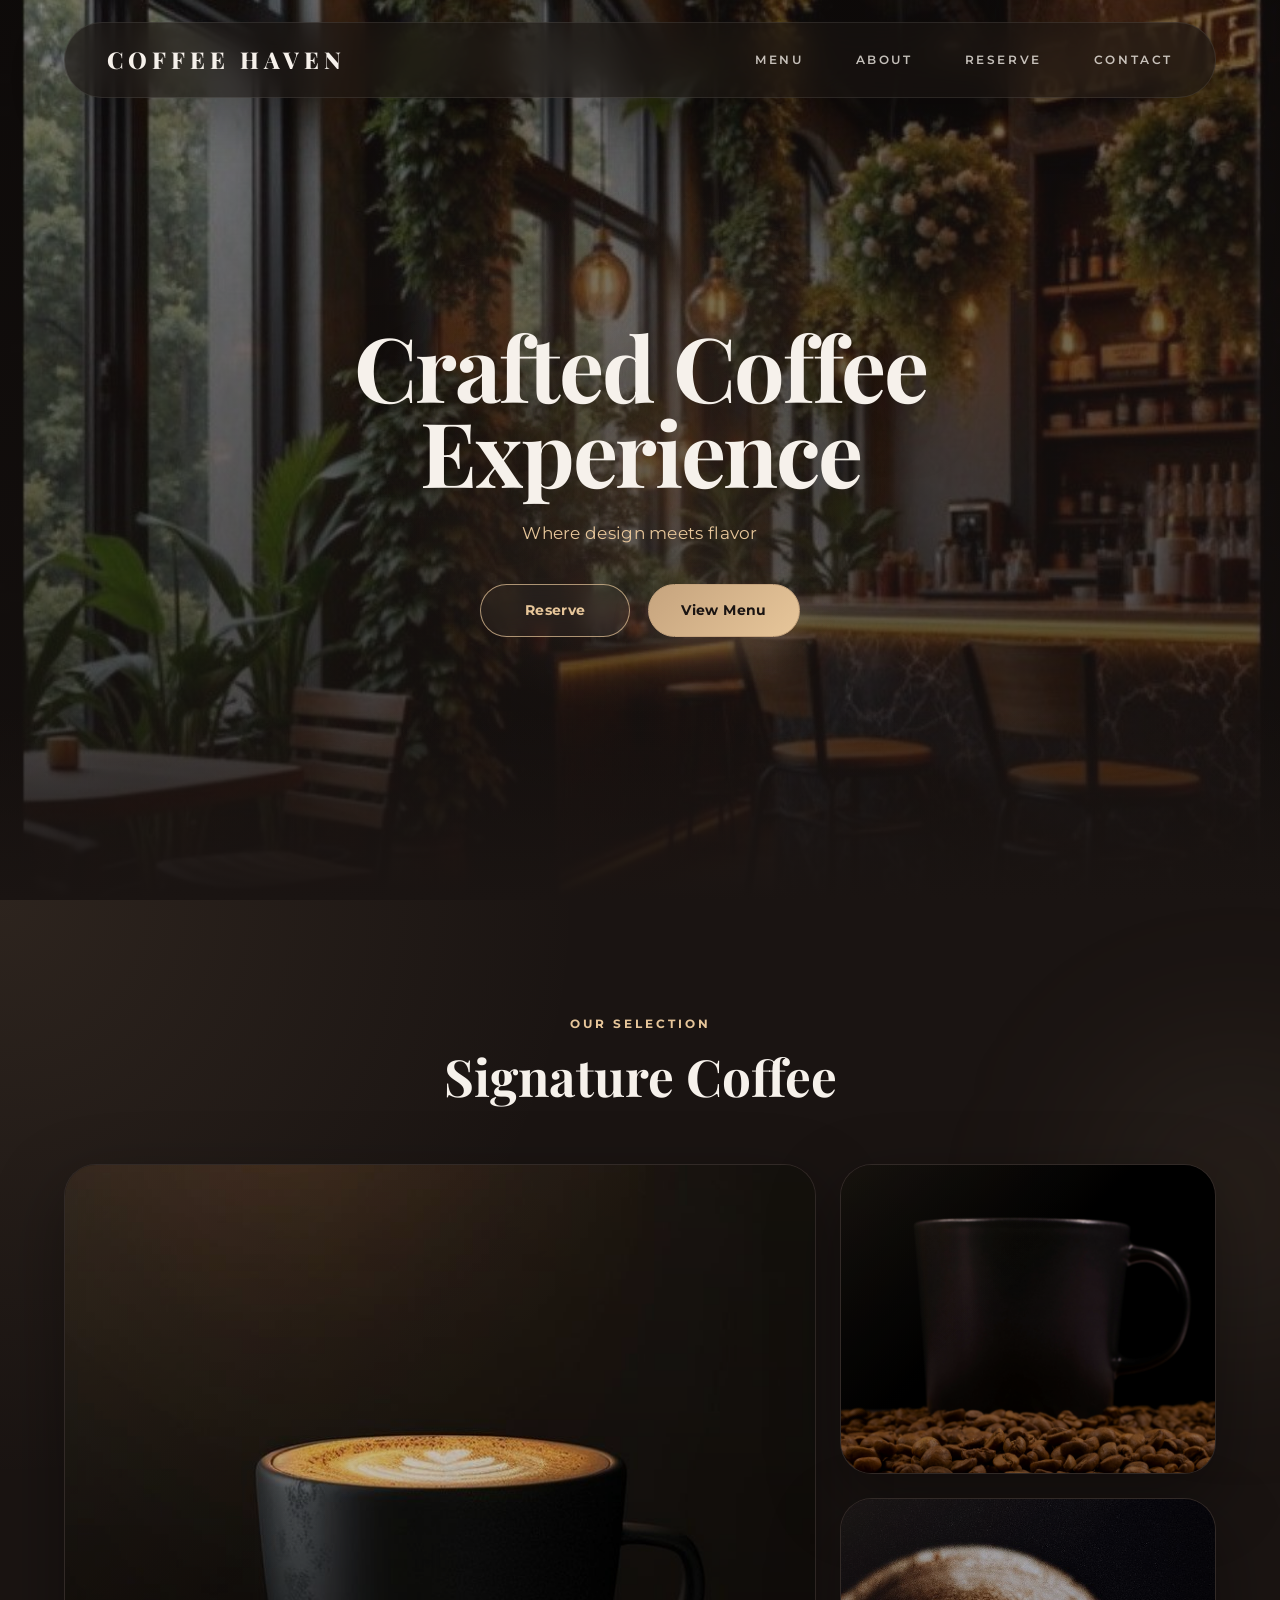
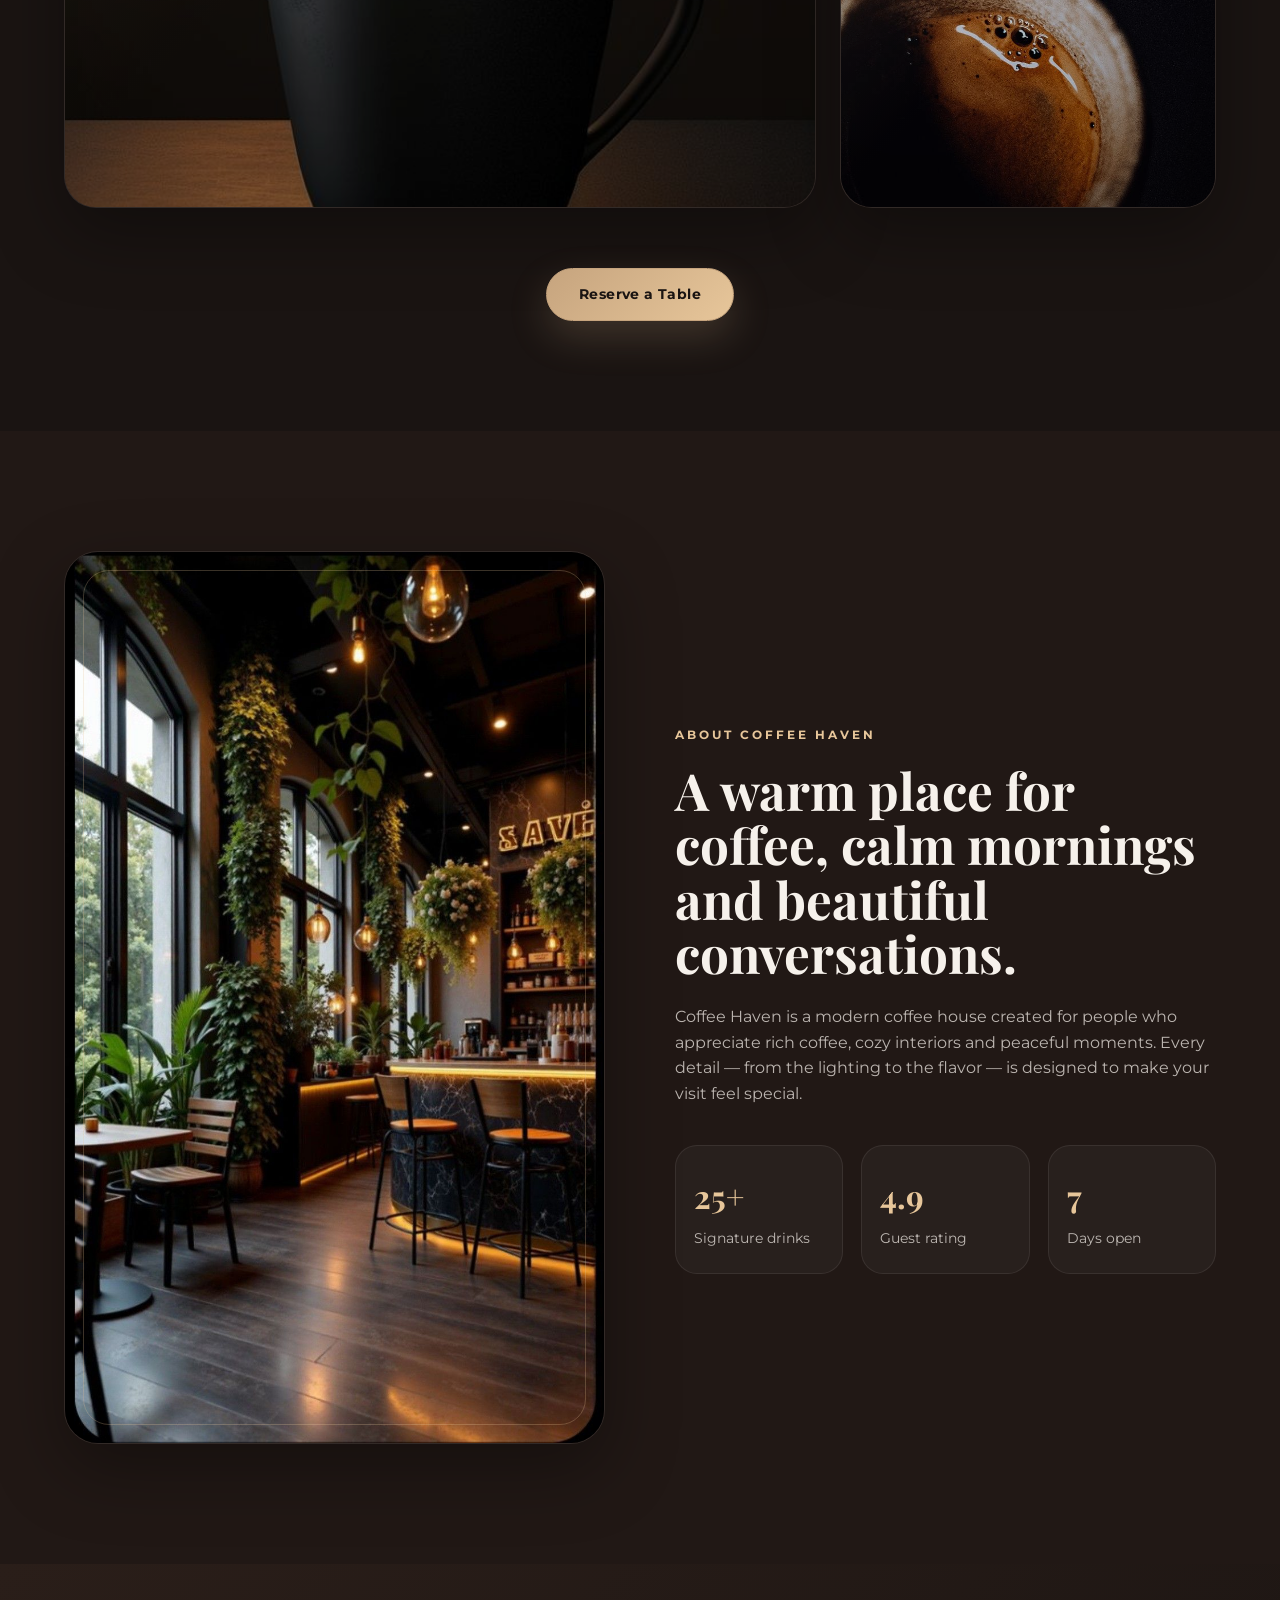
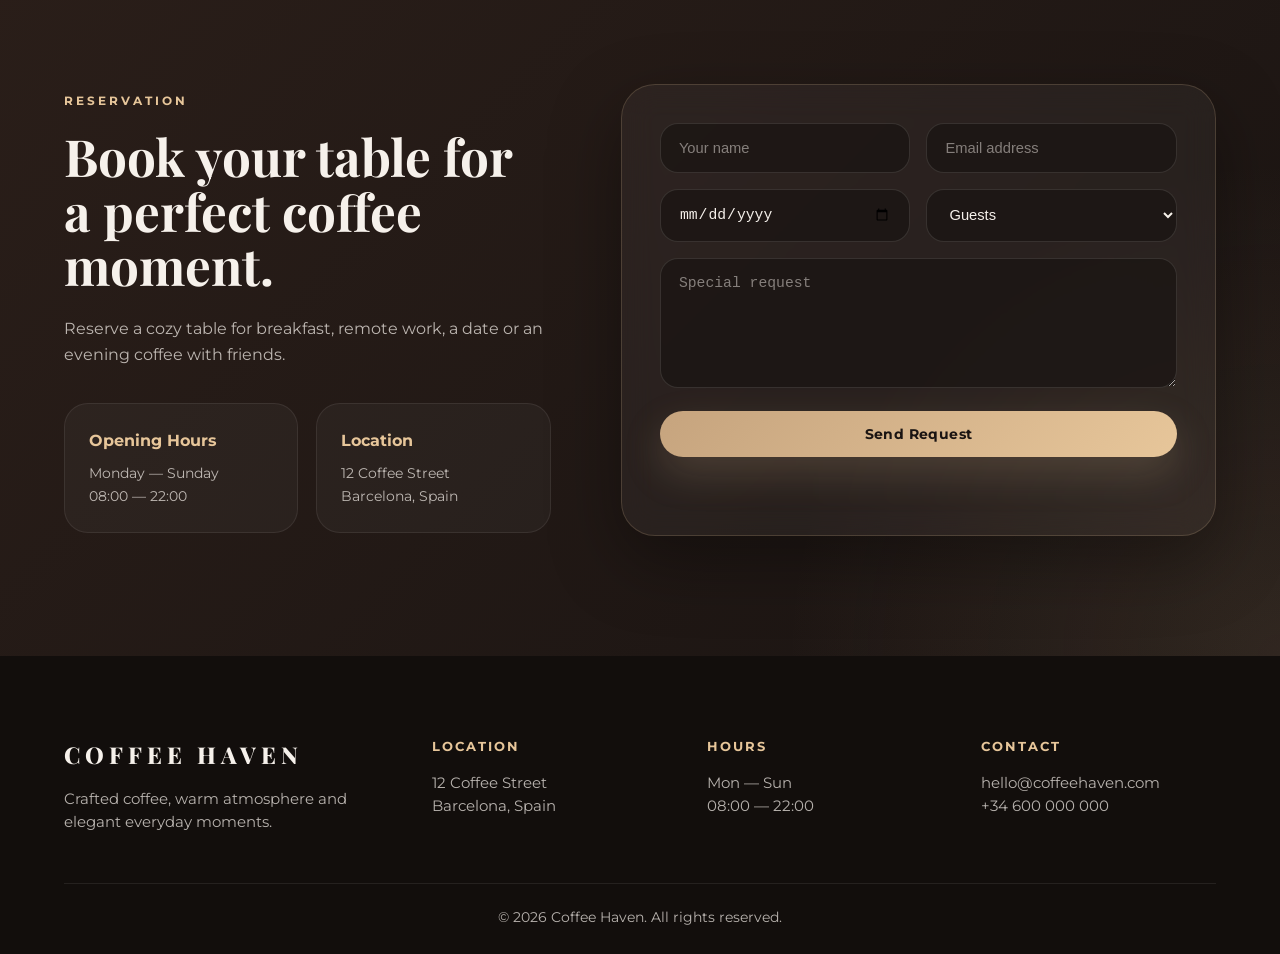
<file: index.html>
<!DOCTYPE html>
<html lang="en">
<head>
    <meta charset="UTF-8">
    <meta name="viewport" content="width=device-width, initial-scale=1.0">
    <title>Coffee Haven | Home</title>
    <link href="https://fonts.googleapis.com/css2?family=Montserrat:wght@300;400;700&family=Playfair+Display:wght@700&display=swap" rel="stylesheet">
    <link rel="stylesheet" href="css/styles.css">
</head>
<body>
    <nav class="navbar">
    <div class="nav-container">
        <div class="logo">COFFEE HAVEN</div>

        <button class="nav-burger" aria-label="Open navigation menu">
    <span></span>
    <span></span>
    <span></span>
</button>

        <div class="nav-links">
    <a href="menu.html">Menu</a>
    <a href="#about">About</a>
    <a href="#reserve">Reserve</a>
    <a href="#contact">Contact</a>
</div>
    </div>
</nav>


<section class="hero">
    <div class="hero-overlay"></div>

    <div class="hero-content">
        <h1>Crafted Coffee Experience</h1>
        <p>Where design meets flavor</p>

        <div class="hero-buttons">
            <a href="#reserve"  class="btn-outline">Reserve</a>
            <a href="menu.html"  class="btn-gold">View Menu</a>
        </div>
    </div>
</section>
<section class="menu-preview" id="menu">
    <div class="container">

        <div class="section-header">
            <span>Our Selection</span>
            <h2>Signature Coffee</h2>
        </div>

        <div class="menu-layout">

            <div class="menu-big">
                <img src="images/latte.jpg" alt="">
            </div>

            <div class="menu-small">
                <img src="images/pexels-enginakyurt-9899791.jpg">
            </div>

            <div class="menu-small">
                <img src="images/espresso.jpg" alt="">
            </div>

        </div>

        <div class="menu-cta">
            <a href="#reserve" class="btn-gold">
                Reserve a Table
            </a>
        </div>

    </div>
</section>
<!-- ABOUT SECTION -->
<section class="about-section" id="about">
    <div class="container about-container">

        <div class="about-image">
            <img src="images/hero2.jpg" alt="Coffee shop interior">
        </div>

        <div class="about-content">
            <span>About Coffee Haven</span>
            <h2>A warm place for coffee, calm mornings and beautiful conversations.</h2>

            <p>
                Coffee Haven is a modern coffee house created for people who appreciate
                rich coffee, cozy interiors and peaceful moments. Every detail — from
                the lighting to the flavor — is designed to make your visit feel special.
            </p>

            <div class="about-features">
                <div>
                    <strong>25+</strong>
                    <p>Signature drinks</p>
                </div>

                <div>
                    <strong>4.9</strong>
                    <p>Guest rating</p>
                </div>

                <div>
                    <strong>7</strong>
                    <p>Days open</p>
                </div>
            </div>
        </div>

    </div>
</section>


<!-- RESERVE SECTION -->
<section class="reserve-section" id="reserve">
    <div class="container reserve-container">

        <div class="reserve-content">
            <span>Reservation</span>
            <h2>Book your table for a perfect coffee moment.</h2>

            <p>
                Reserve a cozy table for breakfast, remote work, a date or an evening
                coffee with friends.
            </p>

            <div class="reserve-details">
                <div>
                    <strong>Opening Hours</strong>
                    <p>Monday — Sunday<br>08:00 — 22:00</p>
                </div>

                <div>
                    <strong>Location</strong>
                    <p>12 Coffee Street<br>Barcelona, Spain</p>
                </div>
            </div>
        </div>

        <form class="reserve-form">
            <div class="form-row">
                <input type="text" placeholder="Your name" required>
                <input type="email" placeholder="Email address" required>
            </div>

            <div class="form-row">
                <input type="date" required>

                <select required>
                    <option value="">Guests</option>
                    <option value="1">1 guest</option>
                    <option value="2">2 guests</option>
                    <option value="3">3 guests</option>
                    <option value="4">4 guests</option>
                    <option value="5">5+ guests</option>
                </select>
            </div>

            <textarea placeholder="Special request"></textarea>

            <button type="submit" class="btn-gold form-button">
                Send Request
            </button>
        </form>

    </div>
</section>


<!-- CONTACT SECTION -->
<footer class="contact-section" id="contact">
    <div class="container contact-container">

        <div class="contact-brand">
            <div class="logo">COFFEE HAVEN</div>
            <p>
                Crafted coffee, warm atmosphere and elegant everyday moments.
            </p>
        </div>

        <div class="contact-column">
            <h3>Location</h3>
            <p>12 Coffee Street<br>Barcelona, Spain</p>
        </div>

        <div class="contact-column">
            <h3>Hours</h3>
            <p>Mon — Sun<br>08:00 — 22:00</p>
        </div>

        <div class="contact-column">
            <h3>Contact</h3>
            <p>hello@coffeehaven.com<br>+34 600 000 000</p>
        </div>

    </div>

    <div class="footer-bottom">
        <p>© 2026 Coffee Haven. All rights reserved.</p>
    </div>
</footer>


    <script src="js/main.js"></script>
</body>
</html>
</file>
<file: css/styles.css>
:root {
    --dark: #1A1412;
    --dark-soft: #211815;
    --brown: #2A1E19;
    --gold: #C6A47E;
    --gold-light: #E7C69A;
    --cream: #F6F1EB;
    --muted: rgba(246, 241, 235, 0.72);
    --border: rgba(255, 255, 255, 0.1);
    --shadow: 0 25px 70px rgba(0, 0, 0, 0.35);
}

* {
    margin: 0;
    padding: 0;
    box-sizing: border-box;
}

html {
    scroll-behavior: smooth;
}

body {
    font-family: 'Montserrat', sans-serif;
    background: var(--dark);
    color: var(--cream);
    line-height: 1.6;
    overflow-x: hidden;
}

img {
    display: block;
    width: 100%;
}

a {
    color: inherit;
    text-decoration: none;
}

/* NAVBAR */
.navbar {
    position: fixed;
    top: 22px;
    left: 0;
    width: 100%;
    display: flex;
    justify-content: center;
    z-index: 1000;
    padding: 0;
}

.nav-container {
    width: 90%;
    max-width: 1200px;
    min-height: 76px;
    display: flex;
    justify-content: space-between;
    align-items: center;

    padding: 0 42px;

    background: rgba(26, 20, 18, 0.6);
    backdrop-filter: blur(18px);
    -webkit-backdrop-filter: blur(18px);

    border-radius: 999px;
    border: 1px solid rgba(255, 255, 255, 0.09);

    box-shadow: 0 18px 55px rgba(0, 0, 0, 0.28);
}

.logo {
    font-family: 'Playfair Display', serif;
    font-size: 1.45rem;
    font-weight: 800;
    letter-spacing: 5px;
    color: var(--cream);
    white-space: nowrap;
}

.nav-links {
    display: flex;
    align-items: center;
    gap: 52px;
}

.nav-links a {
    position: relative;

    text-decoration: none;
    color: rgba(246, 241, 235, 0.78);

    font-size: 0.78rem;
    font-weight: 600;
    letter-spacing: 2.6px;
    text-transform: uppercase;

    transition: color 0.3s ease, opacity 0.3s ease;
}

.nav-links a::after {
    content: "";
    position: absolute;
    left: 50%;
    bottom: -9px;

    width: 0;
    height: 1px;

    background: var(--gold-light);
    transform: translateX(-50%);
    transition: width 0.3s ease;
}

.nav-links a:hover {
    color: var(--gold-light);
    opacity: 1;
}

.nav-links a:hover::after {
    width: 100%;
}


/* HERO */
.hero {
    position: relative;
    min-height: 100vh;
    background: url('../images/hero2.jpg') center / cover no-repeat;

    display: flex;
    align-items: center;
    justify-content: center;

    overflow: hidden;
    padding: 150px 24px 90px;
}

/* основной затемняющий слой */
.hero-overlay {
    position: absolute;
    inset: 0;
    z-index: 1;

    background:
        radial-gradient(
            circle at center,
            rgba(198, 164, 126, 0.14),
            transparent 34%
        ),
        linear-gradient(
            rgba(26, 20, 18, 0.52),
            rgba(26, 20, 18, 0.78)
        );
}

/* мягкий переход в следующую секцию */
.hero::after {
    content: "";
    position: absolute;
    left: 0;
    right: 0;
    bottom: 0;

    height: 190px;
    z-index: 1;

    background: linear-gradient(
        to bottom,
        transparent,
        var(--dark)
    );

    pointer-events: none;
}

/* тонкий световой акцент */
.hero::before {
    content: "";
    position: absolute;
    width: 520px;
    height: 520px;
    z-index: 1;

    background: rgba(198, 164, 126, 0.08);
    filter: blur(90px);
    border-radius: 50%;

    top: 50%;
    left: 50%;
    transform: translate(-50%, -50%);

    pointer-events: none;
}

.hero-content {
    position: relative;
    z-index: 2;

    max-width: 920px;
    padding: 0 24px;

    text-align: center;
}

.hero h1 {
    font-family: 'Playfair Display', serif;
    font-size: clamp(3.2rem, 7vw, 6.4rem);
    line-height: 0.95;
    letter-spacing: -2px;

    margin-bottom: 26px;

    color: var(--cream);
    text-shadow: 0 20px 60px rgba(0, 0, 0, 0.45);
}

.hero p {
    max-width: 620px;

    margin: 0 auto 38px;

    color: var(--gold-light);
    font-size: 1.08rem;
    font-weight: 400;
    letter-spacing: 0.3px;
}

.hero-buttons {
    display: flex;
    justify-content: center;
    align-items: center;
    gap: 18px;
    flex-wrap: wrap;
}
/* COMMON */
.container {
    width: 90%;
    max-width: 1200px;
    margin: 0 auto;
}

/* SECTION HEADER */
.section-header {
    max-width: 700px;
    margin: 0 auto 60px;
    text-align: center;
}

.section-header span {
    display: inline-block;
    margin-bottom: 16px;

    color: var(--gold-light);
    font-size: 0.78rem;
    font-weight: 700;
    letter-spacing: 3px;
    text-transform: uppercase;
}

.section-header h2 {
    font-family: 'Playfair Display', serif;
    font-size: clamp(2.5rem, 4vw, 4.2rem);
    line-height: 1.05;
    color: var(--cream);
}

/* BUTTONS */
.btn-outline,
.btn-gold {
   position: relative;
   isolation: isolate;
   display: inline-flex;
   align-items: center;
   justify-content: center;
   min-width: 150px;
   padding: 14px 32px;
   border-radius: 999px;
   overflow: hidden;
   font-size: 0.9rem;
   font-weight: 700;
   letter-spacing: 0.4px;
   text-decoration: none;
   cursor: pointer;
   transition: 
   transform 0.35s ease,
   box-shadow 0.35s ease,
   border-color 0.35s ease,
        color 0.35s ease;
}
/* общий эффект заполнения */
.btn-outline::before,
.btn-gold::before {
    content: "";
    position: absolute;
    inset: 0;
    z-index: -1;

    transform: translateX(-105%);
    transition: transform 0.45s ease;
}

.btn-outline:hover::before,
.btn-gold:hover::before {
    transform: translateX(0);
}

/* прозрачная кнопка */
.btn-outline {
    border: 1px solid rgba(231, 198, 154, 0.7);
    color: var(--gold-light);
    background: rgba(255, 255, 255, 0.03);

    backdrop-filter: blur(10px);
    -webkit-backdrop-filter: blur(10px);
}

.btn-outline::before {
    background: rgba(198, 164, 126, 0.16);
}

.btn-outline:hover {
    color: var(--cream);
    border-color: var(--gold-light);
    transform: translateY(-4px);
    box-shadow: 0 18px 45px rgba(0, 0, 0, 0.24);
}

/* золотая кнопка */
.btn-gold {
    border: 1px solid var(--gold);
    background: linear-gradient(135deg, var(--gold), var(--gold-light));
    color: var(--dark);

    box-shadow: 0 16px 38px rgba(198, 164, 126, 0.22);
}

.btn-gold::before {
    background: linear-gradient(135deg, var(--cream), var(--gold-light));
}

.btn-gold:hover {
    transform: translateY(-4px);
    box-shadow: 0 22px 55px rgba(198, 164, 126, 0.28);
}

/* MENU PREVIEW */
.menu-preview {
    position: relative;
    padding: 110px 0;
    background:
        radial-gradient(
            circle at top left,
            rgba(198, 164, 126, 0.11),
            transparent 34%
        ),
        var(--dark);
}

.menu-preview::before {
    content: "";
    position: absolute;
    top: 12%;
    right: -120px;

    width: 320px;
    height: 320px;

    background: rgba(198, 164, 126, 0.07);
    filter: blur(80px);
    border-radius: 50%;

    pointer-events: none;
}

/* сетка фотографий */
.menu-layout {
    position: relative;
    z-index: 2;

    display: grid;
    grid-template-columns: 2fr 1fr;
    grid-template-rows: 310px 310px;
    gap: 24px;
}

/* общие стили для больших и маленьких фото */
.menu-big,
.menu-small {
    position: relative;
    overflow: hidden;

    border-radius: 32px;
    background: var(--dark-soft);

    border: 1px solid rgba(255, 255, 255, 0.08);
    box-shadow: var(--shadow);

    cursor: pointer;
}

/* большая карточка занимает две строки */
.menu-big {
    grid-row: span 2;
}

/* фото внутри карточек */
.menu-layout img {
    width: 100%;
    height: 100%;
    object-fit: cover;

    transform: scale(1.01);
    transition:
        transform 0.8s ease,
        filter 0.8s ease;
}

/* затемнение поверх фото */
.menu-big::after,
.menu-small::after {
    content: "";
    position: absolute;
    inset: 0;

    background:
        linear-gradient(
            to top,
            rgba(0, 0, 0, 0.46),
            rgba(0, 0, 0, 0.08)
        ),
        linear-gradient(
            135deg,
            rgba(198, 164, 126, 0.15),
            transparent 45%
        );

    opacity: 0.85;
    transition: opacity 0.4s ease;
}

/* тонкая внутренняя рамка */
.menu-big::before,
.menu-small::before {
    content: "";
    position: absolute;
    inset: 18px;

    border: 1px solid rgba(231, 198, 154, 0.22);
    border-radius: 24px;

    z-index: 2;
    opacity: 0;
    transition: opacity 0.4s ease;

    pointer-events: none;
}

/* hover */
.menu-big:hover img,
.menu-small:hover img {
    transform: scale(1.08);
    filter: saturate(1.08) contrast(1.03);
}

.menu-big:hover::after,
.menu-small:hover::after {
    opacity: 1;
}

.menu-big:hover::before,
.menu-small:hover::before {
    opacity: 1;
}

/* кнопка под меню */
.menu-cta {
    position: relative;
    z-index: 2;

    text-align: center;
    margin-top: 60px;
}
/* ABOUT SECTION */
.about-section {
    padding: 120px 0;
    background: var(--dark-soft);
}

.about-container {
    display: grid;
    grid-template-columns: 1fr 1fr;
    gap: 70px;
    align-items: center;
}

.about-image {
    position: relative;
    min-height: 540px;
    overflow: hidden;

    border-radius: 34px;
    border: 1px solid rgba(255, 255, 255, 0.08);

    box-shadow: var(--shadow);
}

.about-image img {
    height: 100%;
    min-height: 540px;
    object-fit: cover;
}

.about-image::after {
    content: "";
    position: absolute;
    inset: 18px;

    border: 1px solid rgba(231, 198, 154, 0.25);
    border-radius: 26px;

    pointer-events: none;
}

.about-content span,
.reserve-content span {
    display: inline-block;
    margin-bottom: 18px;

    color: var(--gold-light);
    font-size: 0.78rem;
    font-weight: 700;
    letter-spacing: 3px;
    text-transform: uppercase;
}

.about-content h2,
.reserve-content h2 {
    margin-bottom: 24px;

    font-family: 'Playfair Display', serif;
    font-size: clamp(2.4rem, 4vw, 4.2rem);
    line-height: 1.06;
    color: var(--cream);
}

.about-content p,
.reserve-content p {
    color: var(--muted);
}

.about-features {
    display: grid;
    grid-template-columns: repeat(3, 1fr);
    gap: 18px;

    margin-top: 38px;
}

.about-features div {
    padding: 24px 18px;

    border-radius: 22px;
    border: 1px solid rgba(255, 255, 255, 0.08);

    background: rgba(255, 255, 255, 0.035);
}

.about-features strong {
    display: block;
    margin-bottom: 6px;

    font-family: 'Playfair Display', serif;
    font-size: 2rem;
    color: var(--gold-light);
}

.about-features p {
    margin: 0;
    font-size: 0.86rem;
}


/* RESERVE SECTION */
.reserve-section {
    padding: 120px 0;

    background:
        radial-gradient(
            circle at bottom right,
            rgba(198, 164, 126, 0.13),
            transparent 34%
        ),
        linear-gradient(
            135deg,
            var(--brown),
            var(--dark)
        );
}

.reserve-container {
    display: grid;
    grid-template-columns: 0.9fr 1.1fr;
    gap: 70px;
    align-items: center;
}

.reserve-details {
    display: grid;
    grid-template-columns: 1fr 1fr;
    gap: 18px;

    margin-top: 36px;
}

.reserve-details div {
    padding: 24px;

    border-radius: 24px;
    border: 1px solid rgba(255, 255, 255, 0.08);

    background: rgba(255, 255, 255, 0.035);
}

.reserve-details strong {
    display: block;
    margin-bottom: 8px;

    color: var(--gold-light);
}

.reserve-details p {
    margin: 0;
    font-size: 0.9rem;
}

.reserve-form {
    padding: 38px;

    border-radius: 34px;
    border: 1px solid rgba(231, 198, 154, 0.18);

    background: rgba(255, 255, 255, 0.045);
    box-shadow: var(--shadow);

    backdrop-filter: blur(16px);
    -webkit-backdrop-filter: blur(16px);
}

.form-row {
    display: grid;
    grid-template-columns: 1fr 1fr;
    gap: 16px;
}

.reserve-form input,
.reserve-form select,
.reserve-form textarea {
    width: 100%;
    margin-bottom: 16px;
    padding: 16px 18px;

    border-radius: 18px;
    border: 1px solid rgba(246, 241, 235, 0.12);

    outline: none;

    background: rgba(26, 20, 18, 0.72);
    color: var(--cream);

    font-size: 0.92rem;

    transition: border-color 0.3s ease, box-shadow 0.3s ease;
}

.reserve-form input::placeholder,
.reserve-form textarea::placeholder {
    color: rgba(246, 241, 235, 0.48);
}

.reserve-form input:focus,
.reserve-form select:focus,
.reserve-form textarea:focus {
    border-color: rgba(231, 198, 154, 0.65);
    box-shadow: 0 0 0 4px rgba(198, 164, 126, 0.1);
}

.reserve-form textarea {
    min-height: 130px;
    resize: vertical;
}

.form-button {
    width: 100%;
    border: none;
    font-family: 'Montserrat', sans-serif;
}


/* CONTACT SECTION */
.contact-section {
    padding: 80px 0 26px;
    background: #120E0C;
}

.contact-container {
    display: grid;
    grid-template-columns: 1.4fr 1fr 1fr 1fr;
    gap: 40px;
}

.contact-brand p,
.contact-column p {
    margin-top: 14px;

    color: var(--muted);
    font-size: 0.92rem;
}

.contact-column h3 {
    margin-bottom: 14px;

    color: var(--gold-light);
    font-size: 0.84rem;
    font-weight: 700;
    letter-spacing: 2px;
    text-transform: uppercase;
}

.footer-bottom {
    width: 90%;
    max-width: 1200px;

    margin: 48px auto 0;
    padding-top: 22px;

    border-top: 1px solid rgba(255, 255, 255, 0.08);

    text-align: center;
}

.footer-bottom p {
    color: var(--muted);
    font-size: 0.88rem;
}
/* MENU PAGE HERO */
.menu-page-hero {
    position: relative;
    min-height: 72vh;

    display: flex;
    align-items: center;
    justify-content: center;

    padding: 150px 24px 90px;

    background: url('../images/hero2.jpg') center / cover no-repeat;
    overflow: hidden;
}

.menu-page-overlay {
    position: absolute;
    inset: 0;

    background:
        radial-gradient(
            circle at center,
            rgba(198, 164, 126, 0.16),
            transparent 34%
        ),
        linear-gradient(
            rgba(26, 20, 18, 0.56),
            rgba(26, 20, 18, 0.86)
        );

    z-index: 1;
}

.menu-page-hero::after {
    content: "";
    position: absolute;
    left: 0;
    right: 0;
    bottom: 0;

    height: 160px;

    background: linear-gradient(
        to bottom,
        transparent,
        var(--dark)
    );

    z-index: 1;
    pointer-events: none;
}

.menu-page-content {
    position: relative;
    z-index: 2;

    max-width: 880px;
    text-align: center;
}

.menu-page-content span {
    display: inline-block;
    margin-bottom: 18px;

    color: var(--gold-light);
    font-size: 0.78rem;
    font-weight: 700;
    letter-spacing: 3px;
    text-transform: uppercase;
}

.menu-page-content h1 {
    margin-bottom: 26px;

    font-family: 'Playfair Display', serif;
    font-size: clamp(3rem, 6vw, 5.6rem);
    line-height: 0.98;
    letter-spacing: -2px;

    color: var(--cream);
    text-shadow: 0 20px 60px rgba(0, 0, 0, 0.45);
}

.menu-page-content p {
    max-width: 680px;
    margin: 0 auto;

    color: var(--muted);
    font-size: 1.05rem;
}


/* FULL MENU SECTION */
.full-menu-section {
    position: relative;
    padding: 110px 0 120px;

    background:
        radial-gradient(
            circle at top left,
            rgba(198, 164, 126, 0.1),
            transparent 34%
        ),
        var(--dark);
}

/* плавность для категорий меню */
.menu-category {
    transition:
        opacity 0.35s ease,
        transform 0.35s ease;
}

/* промежуточное состояние перед скрытием */
.menu-category.is-hiding {
    opacity: 0;
    transform: translateY(20px);
}

/* полностью скрытый блок */
.menu-category.hidden {
    display: none;
}
.menu-category-title {
    display: flex;
    align-items: center;
    gap: 20px;

    margin-bottom: 34px;
}

.menu-category-title span {
    display: inline-flex;
    align-items: center;
    justify-content: center;

    width: 46px;
    height: 46px;

    border-radius: 50%;
    border: 1px solid rgba(231, 198, 154, 0.35);

    color: var(--gold-light);
    font-size: 0.8rem;
    font-weight: 700;
}

.menu-category-title h3 {
    font-family: 'Playfair Display', serif;
    font-size: clamp(2.1rem, 3vw, 3.2rem);
    color: var(--cream);
}

.full-menu-grid {
    display: grid;
    grid-template-columns: repeat(3, 1fr);
    gap: 28px;
}

.full-menu-card {
    overflow: hidden;

    border-radius: 32px;
    border: 1px solid rgba(255, 255, 255, 0.08);

    background: rgba(255, 255, 255, 0.035);
    box-shadow: var(--shadow);

    transition:
        transform 0.35s ease,
        border-color 0.35s ease,
        background 0.35s ease;
}

.full-menu-card:hover {
    transform: translateY(-8px);
    border-color: rgba(231, 198, 154, 0.35);
    background: rgba(255, 255, 255, 0.055);
}

.full-menu-card img {
    height: 270px;
    object-fit: cover;

    transition:
        transform 0.75s ease,
        filter 0.75s ease;
}

.full-menu-card:hover img {
    transform: scale(1.08);
    filter: saturate(1.08) contrast(1.03);
}

.full-menu-info {
    display: flex;
    justify-content: space-between;
    gap: 18px;

    padding: 24px;
}

.full-menu-info h4 {
    margin-bottom: 8px;

    font-family: 'Playfair Display', serif;
    font-size: 1.45rem;
    line-height: 1.05;

    color: var(--cream);
}

.full-menu-info p {
    color: var(--muted);
    font-size: 0.88rem;
}

.full-menu-info strong {
    flex-shrink: 0;

    display: inline-flex;
    align-items: center;
    justify-content: center;

    height: 38px;
    padding: 0 14px;

    border-radius: 999px;

    background: rgba(198, 164, 126, 0.14);
    color: var(--gold-light);

    font-size: 0.9rem;
}


/* MENU CTA */
.menu-page-cta {
    max-width: 760px;

    margin: 30px auto 0;
    padding: 54px 36px;

    text-align: center;

    border-radius: 34px;
    border: 1px solid rgba(231, 198, 154, 0.18);

    background:
        radial-gradient(
            circle at top,
            rgba(198, 164, 126, 0.16),
            transparent 45%
        ),
        rgba(255, 255, 255, 0.045);

    box-shadow: var(--shadow);
}

.menu-page-cta h2 {
    margin-bottom: 16px;

    font-family: 'Playfair Display', serif;
    font-size: clamp(2.1rem, 3vw, 3.4rem);
    line-height: 1.05;
}

.menu-page-cta p {
    max-width: 520px;
    margin: 0 auto 28px;

    color: var(--muted);
}
/* JS STATES */

/* navbar после прокрутки */
.navbar.scrolled {
    top: 10px;
}

.navbar.scrolled .nav-container {
    background: rgba(26, 20, 18, 0.88);
    box-shadow: 0 22px 65px rgba(0, 0, 0, 0.38);
}

/* активная ссылка в меню */
.nav-links a.active {
    color: var(--gold-light);
}

.nav-links a.active::after {
    width: 100%;
}

/* плавное появление блоков */
.reveal {
    opacity: 0;
    transform: translateY(34px);
    transition: opacity 0.8s ease, transform 0.8s ease;
}

.reveal.active {
    opacity: 1;
    transform: translateY(0);
}

/* сообщение под формой */
.form-message {
    margin-top: 16px;
    min-height: 24px;
    text-align: center;
    color: var(--gold-light);
    font-size: 0.9rem;
}

.form-message.error {
    color: #ffb4a8;
}
/* MENU FILTER */
.menu-filter {
    display: flex;
    justify-content: center;
    gap: 14px;
    flex-wrap: wrap;

    margin: -25px 0 70px;
}

.menu-filter button {
    position: relative;
    overflow: hidden;

    padding: 13px 24px;

    border-radius: 999px;
    border: 1px solid rgba(231, 198, 154, 0.35);

    background: rgba(255, 255, 255, 0.035);
    color: var(--gold-light);

    font-family: 'Montserrat', sans-serif;
    font-size: 0.82rem;
    font-weight: 700;
    letter-spacing: 1.5px;
    text-transform: uppercase;

    cursor: pointer;

    transition:
        background 0.3s ease,
        color 0.3s ease,
        transform 0.3s ease,
        box-shadow 0.3s ease,
        border-color 0.3s ease;
}

.menu-filter button:hover {
    transform: translateY(-3px);
    border-color: var(--gold-light);
    background: rgba(198, 164, 126, 0.13);
    box-shadow: 0 14px 35px rgba(0, 0, 0, 0.22);
}

.menu-filter button.active {
    background: linear-gradient(135deg, var(--gold), var(--gold-light));
    color: var(--dark);
    border-color: var(--gold);
    box-shadow: 0 18px 42px rgba(198, 164, 126, 0.2);
}

/* состояние скрытой категории */
.menu-category.hidden {
    display: none;
}
/* MOBILE NAVIGATION */
.nav-burger {
    display: none;

    width: 38px;
    height: 30px;

    border: none;
    background: transparent;

    cursor: pointer;
    z-index: 1001;
}

.nav-burger span {
    display: block;

    width: 100%;
    height: 2px;

    margin: 7px 0;

    background: var(--cream);
    border-radius: 999px;

    transition:
        transform 0.3s ease,
        opacity 0.3s ease,
        background 0.3s ease;
}

.nav-burger:hover span {
    background: var(--gold-light);
}

/* состояние открытого бургера */
.nav-burger.active span:nth-child(1) {
    transform: translateY(9px) rotate(45deg);
}

.nav-burger.active span:nth-child(2) {
    opacity: 0;
}

.nav-burger.active span:nth-child(3) {
    transform: translateY(-9px) rotate(-45deg);
}


/* MOBILE VERSION */
@media (max-width: 850px) {
    .nav-container {
        position: relative;
        min-height: 68px;
        padding: 0 24px;
    }

    .nav-burger {
        display: block;
    }

    .nav-links {
        position: absolute;
        top: calc(100% + 14px);
        left: 0;
        right: 0;

        display: flex;
        flex-direction: column;
        align-items: center;
        gap: 22px;

        padding: 28px;

        border-radius: 28px;
        border: 1px solid rgba(255, 255, 255, 0.09);

        background: rgba(26, 20, 18, 0.96);
        box-shadow: var(--shadow);

        backdrop-filter: blur(18px);
        -webkit-backdrop-filter: blur(18px);

        opacity: 0;
        visibility: hidden;
        transform: translateY(-12px);

        pointer-events: none;

        transition:
            opacity 0.3s ease,
            visibility 0.3s ease,
            transform 0.3s ease;
    }

    .nav-links.open {
        opacity: 1;
        visibility: visible;
        transform: translateY(0);

        pointer-events: auto;
    }

    .nav-links a {
        font-size: 0.82rem;
    }
}

@media (max-width: 520px) {
    .navbar {
        top: 12px;
    }

    .nav-container {
        width: calc(100% - 24px);
    }

    .logo {
        font-size: 1.05rem;
        letter-spacing: 3px;
    }
}
/* MENU STATUS */
.menu-status {
    display: flex;
    justify-content: center;
    align-items: center;
    gap: 14px;
    flex-wrap: wrap;

    margin: -45px 0 70px;
    text-align: center;
}

.menu-status p {
    margin: 0;
}

.menu-status-text {
    color: var(--cream);
    font-size: 0.95rem;
    font-weight: 600;
}

.menu-status-count {
    padding: 8px 16px;

    border-radius: 999px;
    border: 1px solid rgba(231, 198, 154, 0.26);

    background: rgba(198, 164, 126, 0.1);
    color: var(--gold-light);

    font-size: 0.82rem;
    font-weight: 700;
    letter-spacing: 1px;
    text-transform: uppercase;
}
/* RESPONSIVE DESIGN */

/* Планшеты и небольшие ноутбуки */
@media (max-width: 1024px) {
    .container {
        width: 90%;
    }

    .hero h1,
    .menu-page-content h1 {
        font-size: clamp(3rem, 8vw, 5rem);
    }

    .hero p,
    .menu-page-content p {
        font-size: 1rem;
    }

    .menu-layout {
        grid-template-columns: 1fr;
        grid-template-rows: auto;
    }

    .menu-big,
    .menu-small {
        min-height: 380px;
    }

    .about-container,
    .reserve-container,
    .contact-container {
        grid-template-columns: 1fr;
        gap: 48px;
    }

    .about-image {
        min-height: 420px;
    }

    .about-image img {
        min-height: 420px;
    }

    .about-content,
    .reserve-content {
        text-align: center;
    }

    .about-features,
    .reserve-details {
        max-width: 700px;
        margin-left: auto;
        margin-right: auto;
    }

    .full-menu-grid {
        grid-template-columns: repeat(2, 1fr);
    }

    .contact-container {
        text-align: center;
    }
}


/* Телефоны и маленькие планшеты */
@media (max-width: 768px) {
    .navbar {
        top: 12px;
    }

    .nav-container {
        width: calc(100% - 28px);
        min-height: 66px;
        padding: 0 22px;
    }

    .logo {
        font-size: 1rem;
        letter-spacing: 3px;
    }

    .nav-burger {
        display: block;
    }

    .nav-links {
        position: absolute;
        top: calc(100% + 14px);
        left: 0;
        right: 0;

        display: flex;
        flex-direction: column;
        align-items: center;
        gap: 22px;

        padding: 28px;

        border-radius: 26px;
        border: 1px solid rgba(255, 255, 255, 0.09);

        background: rgba(26, 20, 18, 0.96);
        box-shadow: var(--shadow);

        backdrop-filter: blur(18px);
        -webkit-backdrop-filter: blur(18px);

        opacity: 0;
        visibility: hidden;
        transform: translateY(-12px);

        pointer-events: none;

        transition:
            opacity 0.3s ease,
            visibility 0.3s ease,
            transform 0.3s ease;
    }

    .nav-links.open {
        opacity: 1;
        visibility: visible;
        transform: translateY(0);
        pointer-events: auto;
    }

    .nav-links a {
        font-size: 0.82rem;
    }

    .hero {
        min-height: 100vh;
        padding: 130px 18px 80px;
    }

    .hero h1 {
        font-size: clamp(3rem, 13vw, 4.2rem);
        line-height: 1;
        letter-spacing: -1px;
    }

    .hero p {
        max-width: 90%;
        font-size: 0.98rem;
    }

    .hero-buttons {
        width: 100%;
        flex-direction: column;
        gap: 14px;
    }

    .btn-outline,
    .btn-gold {
        width: 100%;
        max-width: 320px;
        margin-left: 0;
    }

    .menu-preview,
    .about-section,
    .reserve-section,
    .full-menu-section {
        padding: 82px 0;
    }

    .section-header {
        margin-bottom: 42px;
    }

    .section-header h2,
    .about-content h2,
    .reserve-content h2 {
        font-size: clamp(2.2rem, 10vw, 3.2rem);
    }

    .menu-layout {
        gap: 20px;
    }

    .menu-big,
    .menu-small {
        min-height: 320px;
        border-radius: 26px;
    }

    .about-container,
    .reserve-container {
        gap: 42px;
    }

    .about-image {
        min-height: 360px;
        border-radius: 28px;
    }

    .about-image img {
        min-height: 360px;
    }

    .about-features,
    .reserve-details {
        grid-template-columns: 1fr;
    }

    .reserve-form {
        padding: 28px 20px;
        border-radius: 28px;
    }

    .form-row {
        grid-template-columns: 1fr;
        gap: 0;
    }

    .reserve-form input,
    .reserve-form select,
    .reserve-form textarea {
        border-radius: 16px;
    }

    .contact-section {
        padding-top: 64px;
    }

    .contact-container {
        grid-template-columns: 1fr;
        gap: 30px;
    }
}


/* Маленькие телефоны */
@media (max-width: 480px) {
    .container {
        width: calc(100% - 32px);
    }

    .nav-container {
        width: calc(100% - 20px);
        padding: 0 18px;
    }

    .logo {
        font-size: 0.92rem;
        letter-spacing: 2.5px;
    }

    .hero h1 {
        font-size: 2.8rem;
    }

    .hero p {
        font-size: 0.94rem;
    }

    .section-header span,
    .about-content span,
    .reserve-content span,
    .menu-page-content span {
        font-size: 0.68rem;
        letter-spacing: 2.2px;
    }

    .section-header h2,
    .about-content h2,
    .reserve-content h2 {
        font-size: 2.25rem;
    }

    .menu-big,
    .menu-small {
        min-height: 280px;
    }

    .about-features div,
    .reserve-details div {
        padding: 20px 16px;
    }

    .footer-bottom {
        width: calc(100% - 32px);
    }
}


/* Адаптив для страницы menu.html */
@media (max-width: 1024px) {
    .menu-page-hero {
        min-height: 68vh;
        padding: 140px 24px 80px;
    }

    .full-menu-grid {
        grid-template-columns: repeat(2, 1fr);
    }
}

@media (max-width: 768px) {
    .menu-page-hero {
        min-height: 72vh;
        padding: 130px 18px 76px;
    }

    .menu-page-content h1 {
        font-size: clamp(2.8rem, 12vw, 4rem);
        line-height: 1;
    }

    .menu-page-content p {
        font-size: 0.96rem;
    }

    .menu-filter {
        margin: -20px 0 28px;
        gap: 10px;
    }

    .menu-filter button {
        padding: 11px 18px;
        font-size: 0.72rem;
    }

    .menu-status {
        margin: 0 0 48px;
        flex-direction: column;
        gap: 10px;
    }

    .menu-category {
        margin-bottom: 64px;
    }

    .menu-category-title {
        justify-content: center;
        text-align: center;
    }

    .full-menu-grid {
        grid-template-columns: 1fr;
        gap: 24px;
    }

    .full-menu-card {
        border-radius: 28px;
    }

    .full-menu-card img {
        height: 240px;
    }

    .full-menu-info {
        flex-direction: column;
        gap: 14px;
        text-align: center;
        align-items: center;
    }

    .menu-page-cta {
        padding: 42px 22px;
        border-radius: 28px;
    }
}

@media (max-width: 480px) {
    .menu-page-content h1 {
        font-size: 2.65rem;
    }

    .full-menu-card img {
        height: 220px;
    }

    .full-menu-info h4 {
        font-size: 1.35rem;
    }

    .menu-category-title {
        gap: 14px;
    }

    .menu-category-title span {
        width: 40px;
        height: 40px;
    }

    .menu-category-title h3 {
        font-size: 2rem;
    }
}
/* FINAL RESPONSIVE FIXES */

.menu-category {
    margin-bottom: 90px;

    transition:
        opacity 0.35s ease,
        transform 0.35s ease;
}

.menu-category:last-of-type {
    margin-bottom: 0;
}

@media (max-width: 1024px) {
    .menu-big {
        grid-row: auto;
    }
}

@media (max-width: 768px) {
    .menu-category {
        margin-bottom: 64px;
    }
}
</file>
